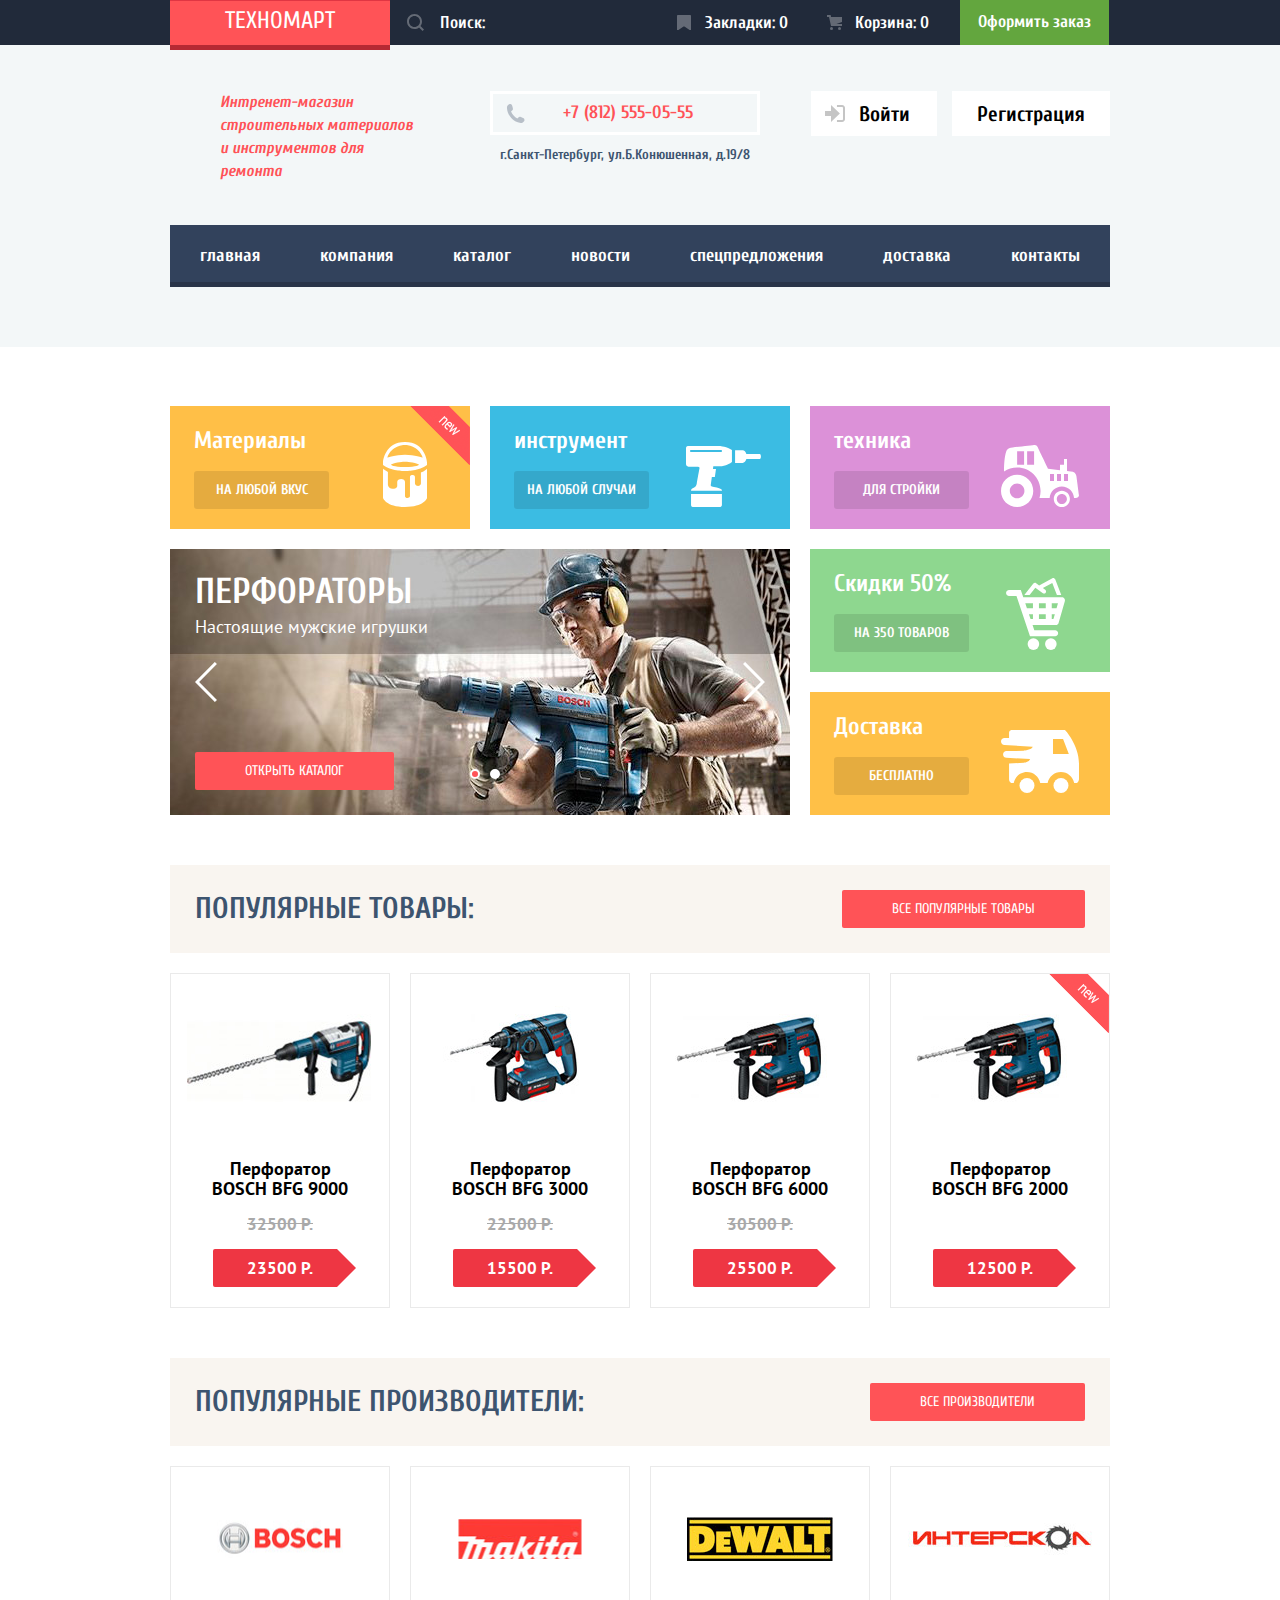
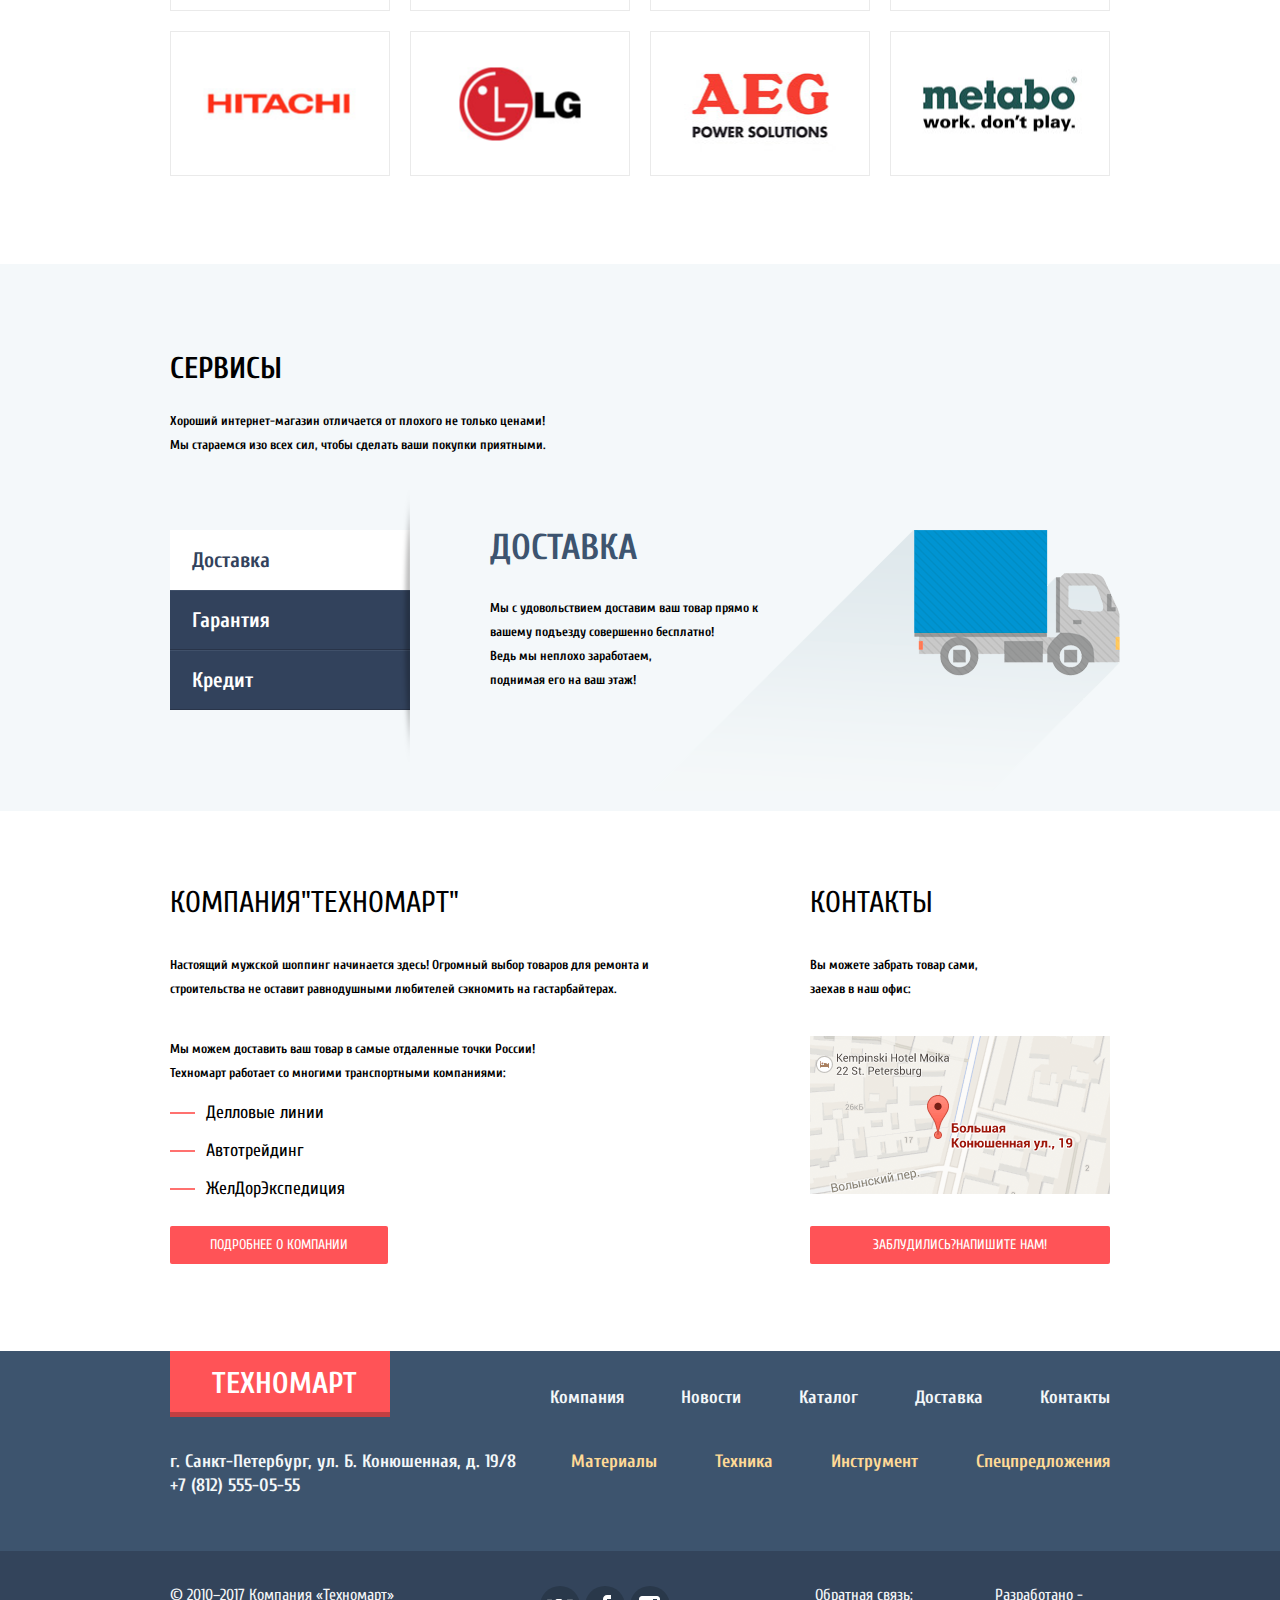
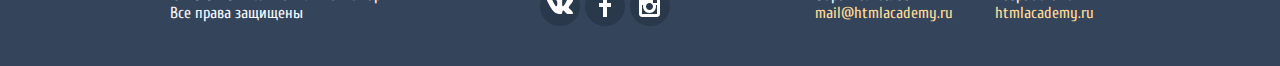
<file: index.html>
<!DOCTYPE html>
<html lang="ru">

  <head>
    <meta charset="UTF-8">
    <title>Интернет магазин Техномарт</title>
    <link href="https://fonts.googleapis.com/css?family=Cuprum:400,700&amp;subset=cyrillic" rel="stylesheet"> 
    <link href="https://fonts.googleapis.com/css?family=PT+Sans:400,700&amp;subset=cyrillic" rel="stylesheet"> 
    <link rel="stylesheet" href="css/normalize.css">
    <link rel="stylesheet" href="css/style.css">
    <meta name="description" content="интренет-магазин строительных материалов и инструментов для ремонта">
    <meta name="keywords" content="купить инструменты, купить дрель, купить перфоратор">
  </head>

  <body>

    <header>
      <div class="header-top">
        <div class="container">
          <a class="header-logo">техномарт</a>
          <div class="header-search">
            <input class="header-search-text" type="search" placeholder="поиск:">
            <svg><path fill="#FFFFFF" d="M17,15.586l-3.542-3.542C14.421,10.782,15,9.21,15,7.5C15,3.358,11.643,0,7.5,0C3.358,0,0,3.358,0,7.5C0,11.643,3.358,15,7.5,15c1.71,0,3.282-0.579,4.544-1.542L15.586,17L17,15.586z M2,7.5C2,4.467,4.467,2,7.5,2C10.532,2,13,4.467,13,7.5c0,3.032-2.468,5.5-5.5,5.5C4.467,13,2,10.532,2,7.5z"/></svg>
          </div>
          <a class="header-tab" href="#"><svg><path fill="#ffffff" d="M14,15c0,0.55-0.368,0.741-0.818,0.426l-5.363-3.765c-0.45-0.315-1.187-0.315-1.637,0l-5.364,3.765  C0.368,15.741,0,15.55,0,15V1c0-0.55,0.45-1,1-1h12c0.55,0,1,0.45,1,1V15z"/></svg>Закладки: <span class="header-tab-count">0</span>
          </a>
          <a class="cart" href="#">Корзина: <span class="cart-count">0</span>
          </a>
          <a class="make-order" href="#">Оформить заказ</a>
        </div>
      </div>

      <div class="header-middle">
        <div class="container">
          <h1 class="site-about">Интренет-магазин строительных материалов и инструментов для ремонта</h1>
          <div class="phone-address">
            <p class="phone">+7 (812) 555-05-55</p>
            <p class="address">г.Санкт-Петербург, ул.Б.Конюшенная, д.19/8</p>
          </div>
          <div class="user-login active">
            <a href="#" class="sign-login"><svg version="1.1" id="Layer_1" xmlns="http://www.w3.org/2000/svg" xmlns:xlink="http://www.w3.org/1999/xlink" x="0px" y="0px" width="20px" height="17px" viewBox="0 0 20 17" enable-background="new 0 0 20 17" xml:space="preserve"><g><polygon class="svg-icon" fill="#c5c5c5" points="14.875,8.5 6,0 6,6 0,6 0,11 6,11 6,17   "/></g><path class="svg-icon" fill="#c5c5c5" d="M16.986,15.01h-5.027V17h5.027c2.178,0,3.004-1.81,3.029-3.026V3.028C19.99,1.811,19.164,0,16.986,0h-5.027  v1.99h5.027c0.839,0,0.992,0.681,1.01,1.057v10.904C17.979,14.327,17.825,15.01,16.986,15.01z"/></svg>Войти</a>
            <a href="#" class="sign-in">Регистрация</a>
          </div>
          <div class="user">
            <div class="user-login-container">
              <a href="#" class="my_profile">Равшан Джамшутович</a>
              <button class="login-out" type="button"></button>
            </div>
            <a href="" class="my_orders">Мои заказы</a>
            <a href="" class="my_cabinet">Личный кабинет</a>
          </div>
        </div>


        <nav class="header-site-navigation container">
          <ul class="header-site-navigation-list">
            <li><a href="#">главная</a></li>
            <li><a href="#">компания</a></li>
            <li><a href="#">каталог</a></li>
            <li><a href="#">новости</a></li>
            <li><a href="#">спецпредложения</a></li>
            <li><a href="#">доставка</a></li>
            <li><a href="#">контакты</a></li>
            
          </ul>
        </nav>
      </div>
    </header>

    <main>
      <section class="catalog container">
        <h2 class="visually-hidden">Товары и услуги</h2>

        <div class="catalog-top">
          <div class="catalog-items materials new">
            <h3>Материалы</h3>
            <a class="catalog-button" href="#">на любой вкус</a>
          </div>
          <div class="catalog-items instrument">
            <h3>инструмент</h3>
            <a class="catalog-button" href="#">на любой случаи</a>
          </div>
          <div class="catalog-items technic">
            <h3>техника</h3>
            <a class="catalog-button" href="#">для стройки</a>
          </div>
        </div>
        
        <div class="catalog-bottom">
          <div class="sliders">
            <div class="container-label">
              <input class="visually-hidden" type="radio" name="sliders" value="sliders-1" id="sliders-1" checked>
              <label for="sliders-1"><span class="visually-hidden">1 слайд</span></label>
              <input class="visually-hidden" type="radio" name="sliders" value="sliders-2" id="sliders-2">
              <label for="sliders-2"><span class="visually-hidden">2 слайд</span></label>
            </div>
            <span class="back"></span>
            <span class="next"></span>
            <div class="slider slider-one active">
              <h3>перфораторы</h3>
              <p>Настоящие мужские игрушки</p>
              <a class="button" href="catalog.html">открыть каталог</a>
            </div>
            <div class="slider slider-two">
              <h3>дрели</h3>
              <p>Соседям на радость!</p>
              <a class="button" href="catalog.html">открыть каталог</a>
            </div>
          </div>

          <div class="catalog-container">
            <div class="catalog-items sale">
              <h3>Cкидки 50%</h3>
              <a class="catalog-button" href="#">на 350 товаров</a>
            </div>
            <div class="catalog-items delivery-promo">
              <h3>Доставка</h3>
              <a class="catalog-button" href="#">бесплатно</a>
            </div>
          </div>
        </div>
      </section>

      <section class="popular-product container">
        <div class="section-header">
          <h2 class="section-title">популярные товары:</h2>
          <a class="button" href="#">все популярные товары</a>
        </div>

        <ul class="popular-product-list">
          <li>
            <img src="img/BFG-9000.jpg" width="218" height="150" alt="Перфоратор Bosch bfg 9000">
            <h3 class="popular-product-name">Перфоратор BOSCH BFG 9000</h3>
            <p class="old_price">32500 р.</p>
            <p class="price">23500 Р.</p>
            <div class="buy">
              <a class="buy-product" href="#">купить</a>
              <button class="buy-add-tab" type="button">в закладки</button>
            </div>
          </li>
          <li>
            <img src="img/BFG-3000.jpg" width="218" height="150" alt="Перфоратор Bosch bfg 3000">
            <h3 class="popular-product-name">Перфоратор BOSCH BFG 3000</h3>
            <p class="old_price">22500 р.</p>
            <p class="price">15500 Р.</p>
            <div class="buy">
              <a class="buy-product" href="#">купить</a>
              <button class="buy-add-tab" type="button">в закладки</button>
            </div>
          </li>
          <li>
            <img src="img/BFG-6000.jpg" width="218" height="150" alt="Перфоратор Bosch bfg 6000">
            <h3 class="popular-product-name">Перфоратор BOSCH BFG 6000</h3>
            <p class="old_price">30500 р.</p>
            <p class="price">25500 Р.</p>
            <div class="buy">
              <a class="buy-product" href="#">купить</a>
              <button class="buy-add-tab" type="button">в закладки</button>
            </div>
          </li>
          <li class="new">
            <img src="img/BFG-2000.jpg" width="218" height="150" alt="Перфоратор Bosch bfg 2000">
            <h3 class="popular-product-name">Перфоратор BOSCH BFG 2000</h3>
            <p class="old_price"></p>
            <p class="price">12500 Р.</p>
            <div class="buy">
              <a class="buy-product" href="#">купить</a>
              <button class="buy-add-tab" type="button">в закладки</button>
            </div>
          </li>
        </ul>
      </section>

      <section class="popular-maker container">
        <div class="section-header">
          <h2 class="section-title">популярные производители:</h2>
          <a class="button" href="#">все производители</a>
        </div>

        <ul class="popular-maker-list">
          <li><a href="#"><img src="img/bosch.jpg" alt="bosch" width="126" height="37"></a></li>
          <li><a href="#"><img src="img/makita.jpg" alt="makita" width="123" height="40"></a></li>
          <li><a href="#"><img src="img/dewalt.jpg" alt="dewalt" width="146" height="44"></a></li>
          <li><a href="#"><img src="img/interskol.jpg" alt="интерскол" width="184" height="32"></a></li>
          <li><a href="#"><img src="img/hitachi.jpg" alt="hitachi" width="169" height="31"></a></li>
          <li><a href="#"><img src="img/lg.jpg" alt="lg" width="121" height="73"></a></li>
          <li><a href="#"><img src="img/aeg.jpg" alt="aeg" width="151" height="96"></a></li>
          <li><a href="#"><img src="img/metabo.jpg" alt="metabo" width="204" height="69"></a></li>
        </ul>
      </section>

      <section class="service">
        <div class="container">
          <h2 class="service-title">сервисы</h2> 
          <p class="service-text">Хороший интернет-магазин отличается от плохого не только ценами!<br>Мы стараемся изо всех сил, чтобы сделать ваши покупки приятными.</p>

          <ul class="service-list">
            <li>
              <input type="radio" name="service" value="delivery" id="delivery" checked>
              <label for="delivery">Доставка</label>
              <div class="service-delivery">
                <b>доставка</b>
                <p>Мы с удовольствием доставим ваш товар прямо к вашему подъезду совершенно бесплатно!<br>Ведь мы неплохо заработаем,<br>поднимая его на ваш этаж!</p>
              </div>
            </li>
            <li>
              <input type="radio" name="service" value="guarantee" id="guarantee">
              <label for="guarantee">Гарантия</label>
              <div class="service-guarantee">
                <b>гарантия</b>
                <p>Если купленный у нас товар поломается или заискрит, а также в случае пожара, спровоцированного его возгаранием, вы всегда можете быть уверены в нашей гарантии. Мы обменяем сгоревший товар на новый. Дом уж восстановите как-нибудь сами.</p>
              </div>
            </li>
            <li>
              <input type="radio" name="service" value="credit" id="credit">
              <label for="credit">Кредит</label>
              <div class="service-credit">
                <b>кредит</b>
                <p>Залезть в долговую яму стало проще!<br>Кредитные консультанты придут вам на помощь.</p>
                <a class="button credit" href="">отправить заявку</a>
              </div>
            </li>
          </ul>
        </div>
      </section>

      <section class="delivery container">
        <h2 class="visually-hidden">доставка</h2>
        <section class="delivery-company">
          <h3 class="visually-hidden">доставка транспорными компаниями</h3>
          <b class="delivery-title">компания"техномарт"</b>
          <p>Настоящий мужской шоппинг начинается здесь! Огромный выбор товаров для ремонта и cтроительства не оставит равнодушными любителей сэкномить на гастарбайтерах.</p>
          <p>Мы можем доставить ваш товар в самые отдаленные точки России!<br>Техномарт работает со многими транспортными компаниями: </p>
          <span class="delivery-partner">Делловые линии</span>
          <span class="delivery-partner">Автотрейдинг</span>
          <span class="delivery-partner">ЖелДорЭкспедиция</span>
          <a class="about-us button" href="#" >подробнее о компании</a>
        </section>

        <section class="contacts">
          <h3 class="visually-hidden">наш адрес для самостоятельного забора товара</h3>
          <b class="delivery-title">контакты</b>  
          <p>Вы можете забрать товар сами,<br>заехав в наш офис:</p>
          <button class="map" type="button"><img src="img/map_small.png" width="300" height="158" alt="наш адрес: Большая Конюшенная ул.19">
          <iframe src="https://www.google.com/maps/embed?pb=!1m18!1m12!1m3!1d1998.5989424124054!2d30.320894616180713!3d59.9387968690478!2m3!1f0!2f0!3f0!3m2!1i1024!2i768!4f13.1!3m3!1m2!1s0x4696310fca5ba729%3A0xea9c53d4493c879f!2z0JHQvtC70YzRiNCw0Y8g0JrQvtC90Y7RiNC10L3QvdCw0Y8g0YPQuy4sIDE5LCDQodCw0L3QutGCLdCf0LXRgtC10YDQsdGD0YDQsywgMTkxMTg2!5e0!3m2!1sru!2sru!4v1534483452597" width="300" height="158" frameborder="0" style="border:0" allowfullscreen></iframe></button>
          <button class="button-map" type="button">заблудились?напишите нам!</button>
        </section>
      </section>
    </main>

    <footer>
      <div class="footer-top">
        <div class="container">
          <div class="footer-top-left">
            <a class="logo-footer">техномарт</a>
            <p class="addres-company">г. Санкт-Петербург, ул. Б. Конюшенная, д. 19/8<br>+7 (812) 555-05-55</p>
          </div>

          <div class="footer-top-right">
            <ul class="footer-navigation-site">
              <li><a href="#">Компания</a></li>
              <li><a href="#">Новости</a></li>
              <li><a href="catalog.html">Каталог</a></li>
              <li><a href="#">Доставка</a></li>
              <li><a href="#">Контакты</a></li>
            </ul>
            
            <ul class="footer-products">
              <li><a href="#">Материалы</a></li>
              <li><a href="#">Техника</a></li>
              <li><a href="#">Инструмент</a></li>
              <li><a href="#">Спецпредложения</a></li>
            </ul>
          </div>
        </div>
      </div>

      <div class="footer-bottom">
        <div class="container">
          <p class="footer-copyrigt">© 2010–2017 Компания «Техномарт»<br>Все права защищены</p>

            <ul class="footer-social-list">
              <li>
                <a class="social-vk" href="#"><span class="visually-hidden">вконтакте</span></a>
              </li>
              <li>
                <a class="social-fb" href="#"><span class="visually-hidden">facebook</span></a>
              </li>
              <li>
                <a class="social-inst" href="#"><span class="visually-hidden">instagram</span></a>
              </li>
            </ul>
          
          <div class="footer-feedback-author">
            <p class="footer-feedback">Обратная связь: <span>mail@htmlacademy.ru</span></p><p class="footer-author">Разработано - <a href="#">htmlacademy.ru</a></p>
          </div>
        </div>
      </div>
    </footer>

    <div class="modal modal-byu">
      <span class="modal-byu-info">Товар добавлен в корзину!</span>
      <a class="modal-byu-order button" href="#">оформить заказ</a>
      <button class="button modal-byu-continue" type="button">продолжить покупки</button>
      <button class="close"><span class="visually-hidden">закрыть</span></button>
    </div>

    <div class="modal modal-letter">
      <form action="#" method="post">
        <h2 class="visually-hidden">Напишите нам</h2>
        <div class="letter-container">
          <label>Ваше имя: <input type="text" name="name" placeholder="Представьтесь, пожалуйста"></label>
          <label>Ваш e-mail: <input type="text" name="email" placeholder="Для отправки ответа"></label>
        </div>
        <label for="text">Текст письма: </label>
        <textarea name="text" id="text" rows="3" placeholder="В свободной форме"></textarea>
        <input type="submit" value="отправить">
        <button class="close"><span class="visually-hidden">закрыть</span></button>
      </form>
    </div>

    <div class="modal modal-map">
      <img src="img/map.png" alt="наш адрес: Большая Конюшенная ул.19" width="940" height="446">
      <iframe src="https://www.google.com/maps/embed?pb=!1m18!1m12!1m3!1d1998.5989424124068!2d30.320894616180716!3d59.93879686904777!2m3!1f0!2f0!3f0!3m2!1i1024!2i768!4f13.1!3m3!1m2!1s0x4696310fca5ba729%3A0xea9c53d4493c879f!2z0JHQvtC70YzRiNCw0Y8g0JrQvtC90Y7RiNC10L3QvdCw0Y8g0YPQuy4sIDE5LCDQodCw0L3QutGCLdCf0LXRgtC10YDQsdGD0YDQsywgMTkxMTg2!5e0!3m2!1sru!2sru!4v1534396245246" width="940" height="446" frameborder="0" style="border:0" allowfullscreen></iframe>
      <button class="close"><span class="visually-hidden">закрыть</span></button>
    </div>
  
    <script src="script.js"></script>
  </body>
</html>
</file>
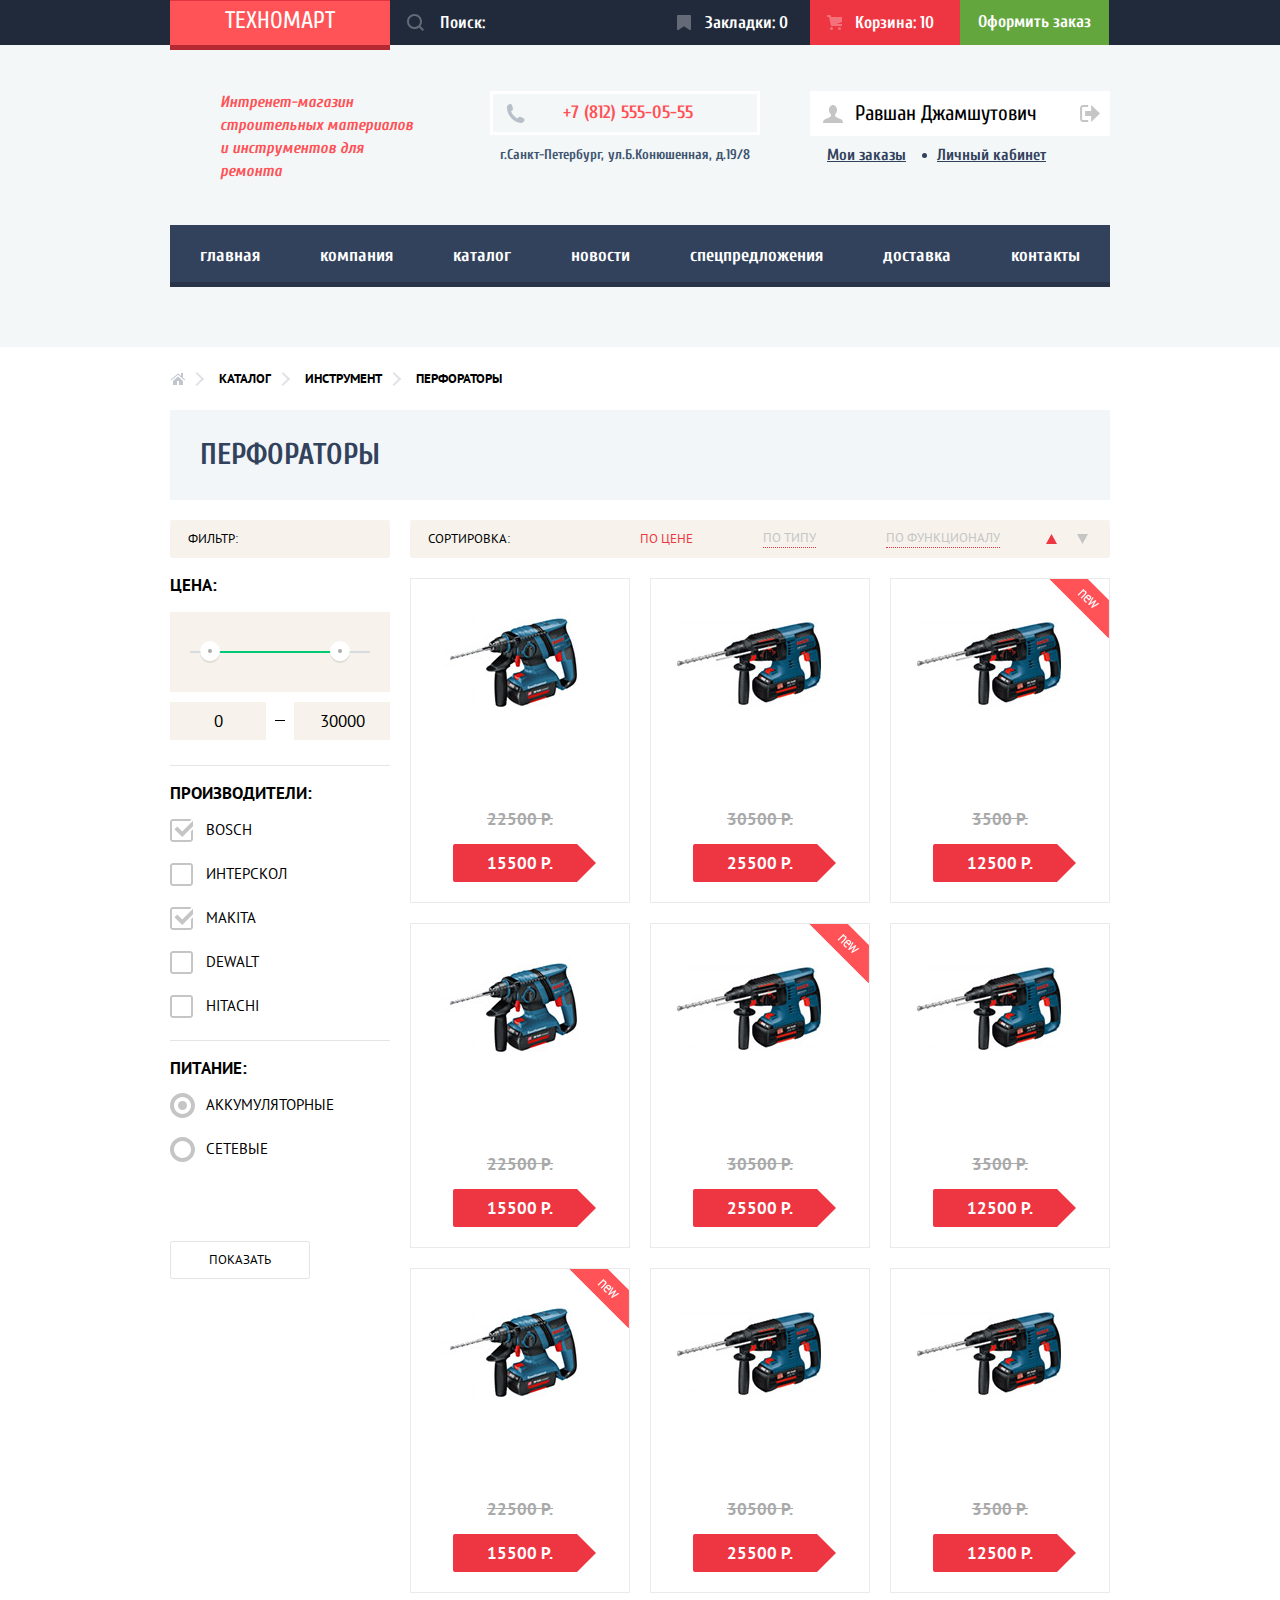
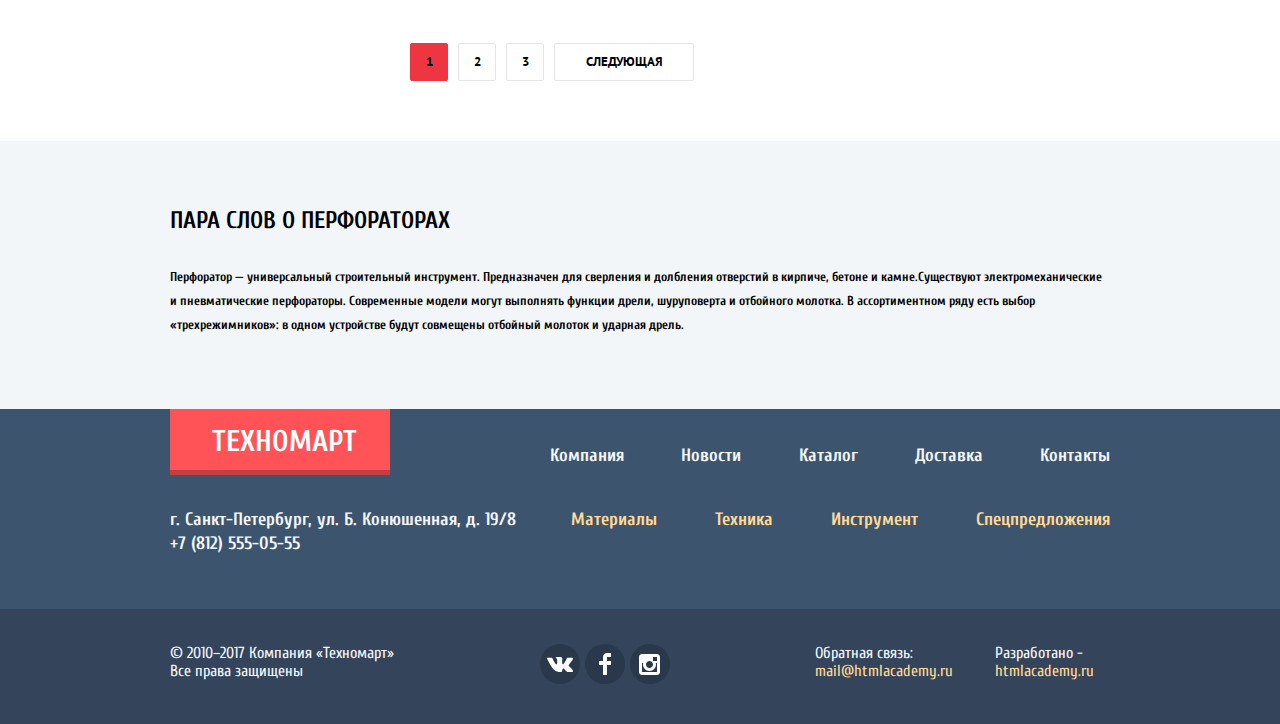
<file: catalog.html>
<!DOCTYPE html>
<html lang="ru">

  <head>
    <meta charset="UTF-8">
    <title>Каталог товаров Техномарт</title>
    <link href="https://fonts.googleapis.com/css?family=Cuprum:400,700&amp;subset=cyrillic" rel="stylesheet"> 
    <link href="https://fonts.googleapis.com/css?family=PT+Sans:400,700&amp;subset=cyrillic" rel="stylesheet"> 
    <link rel="stylesheet" href="css/normalize.css">
    <link rel="stylesheet" href="css/style.css">
    <meta name="description" content="Каталог интернет магазина Техномарт строительных материалов и инструментов для ремонта">
    <meta name="keywords" content="купить инструменты, купить дрель, купить перфоратор">
  </head>

  <body class="inner-page">

    <header>
      <div class="header-top">
        <div class="container">
          <a class="header-logo" href="index.html">техномарт</a>
          <div class="header-search">
            <input class="header-search-text" type="search" placeholder="поиск:">
            <svg><path fill="#FFFFFF" d="M17,15.586l-3.542-3.542C14.421,10.782,15,9.21,15,7.5C15,3.358,11.643,0,7.5,0C3.358,0,0,3.358,0,7.5C0,11.643,3.358,15,7.5,15c1.71,0,3.282-0.579,4.544-1.542L15.586,17L17,15.586z M2,7.5C2,4.467,4.467,2,7.5,2C10.532,2,13,4.467,13,7.5c0,3.032-2.468,5.5-5.5,5.5C4.467,13,2,10.532,2,7.5z"/></svg>
          </div>
          <a class="header-tab" href="#"><svg><path fill="#ffffff" d="M14,15c0,0.55-0.368,0.741-0.818,0.426l-5.363-3.765c-0.45-0.315-1.187-0.315-1.637,0l-5.364,3.765  C0.368,15.741,0,15.55,0,15V1c0-0.55,0.45-1,1-1h12c0.55,0,1,0.45,1,1V15z"/></svg>Закладки: <span class="header-tab-count">0</span>
          </a>
          <a class="cart cart-add" href="#">Корзина: <span class="cart-count">10</span>
          </a>
          <a class="make-order" href="#">Оформить заказ</a>
        </div>
      </div>

      <div class="header-middle">
        <div class="container">
          <h1 class="site-about">Интренет-магазин строительных материалов и инструментов для ремонта</h1>
          <div class="phone-address">
            <p class="phone">+7 (812) 555-05-55</p>
            <p class="address">г.Санкт-Петербург, ул.Б.Конюшенная, д.19/8</p>
          </div>
          <div class="user-login">
            <a href="#" class="sign-login"><svg version="1.1" id="Layer_1" xmlns="http://www.w3.org/2000/svg" xmlns:xlink="http://www.w3.org/1999/xlink" x="0px" y="0px" width="20px" height="17px" viewBox="0 0 20 17" enable-background="new 0 0 20 17" xml:space="preserve"><g><polygon class="svg-icon" fill="#c5c5c5" points="14.875,8.5 6,0 6,6 0,6 0,11 6,11 6,17   "/></g><path class="svg-icon" fill="#c5c5c5" d="M16.986,15.01h-5.027V17h5.027c2.178,0,3.004-1.81,3.029-3.026V3.028C19.99,1.811,19.164,0,16.986,0h-5.027  v1.99h5.027c0.839,0,0.992,0.681,1.01,1.057v10.904C17.979,14.327,17.825,15.01,16.986,15.01z"/></svg>Войти</a>
            <a href="#" class="sign-in">Регистрация</a>
          </div>
          <div class="user active">
            <div class="user-login-container">
              <a href="#" class="my_profile">Равшан Джамшутович</a>
              <button class="login-out" type="button"></button>
            </div>
            <a href="" class="my_orders">Мои заказы</a>
            <a href="" class="my_cabinet">Личный кабинет</a>
          </div>
        </div>


        <nav class="header-site-navigation container">
          <ul class="header-site-navigation-list">
            <li><a href="index.html">главная</a></li>
            <li><a href="#">компания</a></li>
            <li><a href="#">каталог</a></li>
            <li><a href="#">новости</a></li>
            <li><a href="#">спецпредложения</a></li>
            <li><a href="#">доставка</a></li>
            <li><a href="#">контакты</a></li>
            
          </ul>
        </nav>
      </div>
    </header>

    <main>
      <div class="container">
        <ul class="headcrambs">
          <li><a href="index.html"></a></li>
          <li><a href="#">каталог</a></li>
          <li><a href="#">инструмент</a></li>
          <li><a>перфораторы</a></li>
        </ul>

        <h2 class="page-title">Перфораторы</h2>
        
        <div class="page-container">
          <form class="filters" action="#" method="get">
            <h3>Фильтр:</h3>

            <fieldset class="filters-cost">
              <legend>цена:</legend>
              <div class="bar-container">
                <div class="bar">
                  <div class="scale"></div>
                  <div class="toogle toogle-min"></div>
                  <div class="toogle toogle-max"></div>
                </div>
              </div>
              <input class="filters-price price-min" type="text" value="0">
              <span>-</span>
              <input class="filters-price price-max" type="text" value="30000">
            </fieldset>

            <fieldset class="filters-maker">
              <legend>производители:</legend>
              <input class="visually-hidden" type="checkbox" name="maker" value="bosch" id="bosch" checked>
              <label for="bosch">bosch</label>
              <input class="visually-hidden" type="checkbox" name="maker" value="interskol" id="interskol">
              <label for="interskol">интерскол</label>
              <input class="visually-hidden" type="checkbox" name="maker" value="makita" id="makita" checked>
              <label for="makita">makita</label>
              <input class="visually-hidden" type="checkbox" name="maker" value="dewalt" id="dewalt">
              <label for="dewalt">dewalt</label>
              <input class="visually-hidden" type="checkbox" name="maker" value="hitachi" id="hitachi">
              <label for="hitachi">hitachi</label>
            </fieldset>

            <fieldset class="filters-power">
              <legend>питание:</legend>
              <input class="visually-hidden" type="radio" name="power" value="accumulator" id="accumulator" checked>
              <label for="accumulator">аккумуляторные</label>
              <input class="visually-hidden" type="radio" name="power" value="220v" id="220v">
              <label for="220v">сетевые</label>
            </fieldset>

            <input type="submit" class="filter-submit" value="показать">
          </form>

          <div class="left-column">
            <section class="sort">
              <h2 class="visually-hidden">сортировка товара</h2>
              <span>сортировка:</span>
              <button class="sort-cost sort-btn sort-active" type="button">по цене</button>
              <button class="sort-type sort-btn" type="button">по типу</button>
              <button class="sort-function sort-btn" type="button">по функционалу</button>
              <button class="sort-up sort-active-ub" type="button"><span class="visually-hidden">снизу-вверх</span></button>
              <button class="sort-bottom" type="button"><span class="visually-hidden">сверху-вниз</span></button>
            </section>

            <section class="catalog">
              <h2 class="visually-hidden">отсортированные товары</h2>

              <ul class="catalog-list">
                <li>
                  <img src="img/BFG-3000.jpg" width="218" height="150" alt="Перфоратор Bosch bfg 3000">
                  <h3 class="popular-product-name">Перфоратор BOSCH BFG 3000</h3>
                  <p class="old_price active">22500 р.</p>
                  <p class="price">15500 Р.</p>
                  <div class="buy">
                    <a class="buy-product" href="#">купить</a>
                    <button class="buy-add-tab" type="button">в закладки</button>
                  </div>
                </li>
                <li>
                  <img src="img/BFG-6000.jpg" width="218" height="150" alt="Перфоратор Bosch bfg 6000">
                  <h3 class="popular-product-name">Перфоратор BOSCH BFG 6000</h3>
                  <p class="old_price active">30500 р.</p>
                  <p class="price">25500 Р.</p>
                  <div class="buy">
                    <a class="buy-product" href="#">купить</a>
                    <button class="buy-add-tab" type="button">в закладки</button>
                  </div>
                </li>
                <li class="new">
                  <img src="img/BFG-2000.jpg" width="218" height="150" alt="Перфоратор Bosch bfg 2000">
                  <h3 class="popular-product-name">Перфоратор BOSCH BFG 2000</h3>
                  <p class="old_price">3500 р.</p>
                  <p class="price">12500 Р.</p>
                  <div class="buy">
                    <a class="buy-product" href="#">купить</a>
                    <button class="buy-add-tab" type="button">в закладки</button>
                  </div>
                </li>
                <li>
                  <img src="img/BFG-3000.jpg" width="218" height="150" alt="Перфоратор Bosch bfg 3000">
                  <h3 class="popular-product-name">Перфоратор BOSCH BFG 3000</h3>
                  <p class="old_price active">22500 р.</p>
                  <p class="price">15500 Р.</p>
                  <div class="buy">
                    <a class="buy-product" href="#">купить</a>
                    <button class="buy-add-tab" type="button">в закладки</button>
                  </div>
                </li>
                <li class="new">
                  <img src="img/BFG-6000.jpg" width="218" height="150" alt="Перфоратор Bosch bfg 6000">
                  <h3 class="popular-product-name">Перфоратор BOSCH BFG 6000</h3>
                  <p class="old_price active">30500 р.</p>
                  <p class="price">25500 Р.</p>
                  <div class="buy">
                    <a class="buy-product" href="#">купить</a>
                    <button class="buy-add-tab" type="button">в закладки</button>
                  </div>
                </li>
                <li>
                  <img src="img/BFG-2000.jpg" width="218" height="150" alt="Перфоратор Bosch bfg 2000">
                  <h3 class="popular-product-name">Перфоратор BOSCH BFG 2000</h3>
                  <p class="old_price">3500 р.</p>
                  <p class="price">12500 Р.</p>
                  <div class="buy">
                    <a class="buy-product" href="#">купить</a>
                    <button class="buy-add-tab" type="button">в закладки</button>
                  </div>
                </li>
                <li class="new">
                  <img src="img/BFG-3000.jpg" width="218" height="150" alt="Перфоратор Bosch bfg 3000">
                  <h3 class="popular-product-name">Перфоратор BOSCH BFG 3000</h3>
                  <p class="old_price active">22500 р.</p>
                  <p class="price">15500 Р.</p>
                  <div class="buy">
                    <a class="buy-product" href="#">купить</a>
                    <button class="buy-add-tab" type="button">в закладки</button>
                  </div>
                </li>
                <li>
                  <img src="img/BFG-6000.jpg" width="218" height="150" alt="Перфоратор Bosch bfg 6000">
                  <h3 class="popular-product-name">Перфоратор BOSCH BFG 6000</h3>
                  <p class="old_price active">30500 р.</p>
                  <p class="price">25500 Р.</p>
                  <div class="buy">
                    <a class="buy-product" href="#">купить</a>
                    <button class="buy-add-tab" type="button">в закладки</button>
                  </div>
                </li>
                <li>
                  <img src="img/BFG-2000.jpg" width="218" height="150" alt="Перфоратор Bosch bfg 2000">
                  <h3 class="popular-product-name">Перфоратор BOSCH BFG 2000</h3>
                  <p class="old_price">3500 р.</p>
                  <p class="price">12500 Р.</p>
                  <div class="buy">
                    <a class="buy-product" href="#">купить</a>
                    <button class="buy-add-tab" type="button">в закладки</button>
                  </div>
                </li>
              </ul>
            </section>

            <ul class="pagination-list">
              <li><a class="pagination-current">1</a></li>
              <li><a href="#">2</a></li>
              <li><a href="#">3</a></li>
              <li><a class="next" href="#">следующая</a></li>
            </ul>
          </div>
        </div>

      </div>


    <div class="catalog-about">
      <div class="container">
        <h2>пара слов о перфораторах</h2>
        <p>Перфоратор — универсальный строительный инструмент. Предназначен для сверления и долбления отверстий в кирпиче, бетоне и камне.Существуют электромеханические и пневматические перфораторы. Современные модели могут выполнять функции дрели, шуруповерта и отбойного молотка. В ассортиментном ряду есть выбор «трехрежимников»: в одном устройстве будут совмещены отбойный молоток и ударная дрель.</p>
      </div>
    </div>

    </main>

    <footer>
      <div class="footer-top">
        <div class="container">
          <div class="footer-top-left">
            <a class="logo-footer">техномарт</a>
            <p class="addres-company">г. Санкт-Петербург, ул. Б. Конюшенная, д. 19/8<br>+7 (812) 555-05-55</p>
          </div>

          <div class="footer-top-right">
            <ul class="footer-navigation-site">
              <li><a href="#">Компания</a></li>
              <li><a href="#">Новости</a></li>
              <li><a href="catalog.html">Каталог</a></li>
              <li><a href="#">Доставка</a></li>
              <li><a href="#">Контакты</a></li>
            </ul>
            
            <ul class="footer-products">
              <li><a href="#">Материалы</a></li>
              <li><a href="#">Техника</a></li>
              <li><a href="#">Инструмент</a></li>
              <li><a href="#">Спецпредложения</a></li>
            </ul>
          </div>
        </div>
      </div>

      <div class="footer-bottom">
        <div class="container">
          <p class="footer-copyrigt">© 2010–2017 Компания «Техномарт»<br>Все права защищены</p>

            <ul class="footer-social-list">
              <li>
                <a class="social-vk" href="#"><span class="visually-hidden">вконтакте</span></a>
              </li>
              <li>
                <a class="social-fb" href="#"><span class="visually-hidden">facebook</span></a>
              </li>
              <li>
                <a class="social-inst" href="#"><span class="visually-hidden">instagram</span></a>
              </li>
            </ul>
          
          <div class="footer-feedback-author">
            <p class="footer-feedback">Обратная связь: <span>mail@htmlacademy.ru</span></p><p class="footer-author">Разработано - <a href="#">htmlacademy.ru</a></p>
          </div>
        </div>
      </div>
    </footer>

    <div class="modal modal-byu">
      <span class="modal-byu-info">Товар добавлен в корзину!</span>
      <a class="modal-byu-order button" href="#">оформить заказ</a>
      <button class="button modal-byu-continue" type="button">продолжить покупки</button>
      <button class="close"><span class="visually-hidden">закрыть</span></button>
    </div>

    <script src="script1.js"></script>
  </body>
</html>
</file>
<file: css/style.css>
body {
  padding: 0;
  margin: 0;
  min-width: 940px;
  box-sizing: border-box;

  font-family: "Cuprum", "Arial Black", sans-serif;
  font-size: 18px;
  line-height: 20px;
  color: #000;
  font-weight: bold;

  background-color: #fff;
}

*, *::before, *::after {
  box-sizing: inherit;
}

a {
  text-decoration: none;
}

a.button {
  display: inline-block;

  padding: 10px  50px;

  font-size: 14px;
  line-height: 18px;
  text-transform: uppercase;
  font-weight: normal;
  color: #fff;

  background-color: #ff5357;
  border-radius: 2px;
}

a.button:hover,
a.button:focus {
  background-color: #ca2c37;
  outline: none;
}

a.button:active {
  background-color: #ba2732;
}

img {
  max-width: 100%;
  height: auto;
}

.visually-hidden:not(:focus):not(:active) {
  position: absolute;

  width: 1px;
  height: 1px;
  margin: -1px;
  border: 0;
  padding: 0;

  white-space: nowrap;

  clip-path: inset(100%);
  clip: rect(0 0 0 0);
  overflow: hidden;
}

.container {
  width: 960px;
  margin: 0 auto;
  padding: 0;
  padding-left: 10px;
  padding-right: 10px;
}

.header-top{
  background-color: #293449;
}

.header-top:hover {
  background-color: #212a3a;
}

.header-top .container{
  display: flex;
}

.header-logo {
  position: relative;

  width: 220px;
  padding: 55px;
  padding-top: 8px;
  padding-bottom: 9px;

  font: inherit;
  font-weight: normal;
  font-size: 24px;
  line-height: 24px;
  color: #fff;
  text-transform: uppercase;

  background-color: #ff5357;
  border-top: 1px solid #e03643;
}

.header-logo::after {
  content: '';

  position: absolute;
  bottom: -5px;
  left: 0;

  width: 220px;
  height: 5px;

  background-color: #b52933;
}

.header-logo[href]:hover,
.header-logo[href]:focus {
  background-color: #ca2c37;
  outline: none;
}

.header-logo[href]:hover::after,
.header-logo[href]:focus::after{
  background-color: #9a212a;
}

.header-logo[href]:active {
  background-color: #ba2732;
}

.header-logo[href]:active::after{
  background-color: #8e1e26;
}

.header-search{
  position: relative;
}

.header-search-text {
  width: 270px;
  height: 100%;
  padding-left: 50px;
  padding-right: 10px;
  padding-top: 12.5px;
  padding-bottom: 12.5px;

  font:inherit;
  font-size: 17px;
  line-height: 17px;

  border: none;
  background-color: transparent;
}

.header-search-text::-webkit-input-placeholder {
  color:#fff;
  opacity: 1;
  text-transform: capitalize;
}

.header-search-text::-moz-placeholder {
  color:#fff;
  opacity: 1;
  text-transform: capitalize;
}

.header-search-text:-ms-input-placeholder {
  color:#fff;
  opacity: 1;
  text-transform: capitalize;
}

.header-search svg{
  position: absolute;
  top:50%;
  left: 17px;

  width: 17px;
  height: 17px;
  margin-top: -8.5px;

}

.header-search path{
  opacity: 0.3;
}

.header-search:hover path{
  opacity: 1;
}

.header-search-text:focus {
  color: #000;

  background-color: #fff;
  outline: none;
}

.header-search-text:focus + svg path {
  fill: #ee3643;
  opacity: 1;
}

.header-tab,
.cart {
  position: relative;

  width: 150px;
  padding-left: 45px;
  padding-right: 5px;
  padding-top: 12.5px;
  padding-bottom: 12.5px;

  font:inherit;
  font-size: 17px;
  color: #fff;
}

.header-tab svg{
  position: absolute;
  top: 50%;
}

.cart::before {
  content: '';

  position: absolute;
  top: 50%;
  left: 17px;

  width: 15px;
  height: 15px;
  margin-top: -8px;

  background-image: url("../img/cart-opacity.svg");
  background-repeat: no-repeat;
  background-position: 0 0;
}

.header-tab svg {
  left: 17px;

  width: 15px;
  height: 15px;
  margin-top: -7.5px;

  opacity: .3;
}

.header-tab:active,
.cart:active {
  color: rgba(255,255,255,.6);

  background-color: #161d29;
}

.header-tab:hover svg,
.header-tab:focus svg {
  opacity: 1;
}

.header-tab:active svg {
  opacity: 0.3;
}

.cart:hover::before,
.cart:focus::before {
  background-image: url("../img/cart.svg");
}

.cart:active::before {
  background-image: url("../img/cart-opacity.svg");
}

.cart-add {
  background-color: #ee3643;
}

.make-order {
  padding: 12.5px 18px ;

  font:inherit;
  font-size: 17px;
  line-height: 17px;
  color: #fff;

  background-color: #63a63e;
}

.make-order:hover,
.make-order:focus {
  background-color: #5fbb2d;
  outline: none;
}

.make-order:active {
  color: rgba(255,255,255,.51);

  background-color: #518534;
}

.header-middle {
  padding-top: 46px;
  padding-bottom: 60px;

  background-color: #f3f7f8;
}

.header-middle .container:first-child {
  display: flex;
}

.site-about {
  width: 320px;
  margin: 0;
  padding-left: 50px;
  padding-right: 70px;

  font-size: 16px;
  line-height: 23px;
  font-style: italic;
  color: #ff5257;
}

.phone {
  width: 270px;
  margin: 0;
  padding-left: 70px;
  padding-right: 50px;
  padding-top: 9px;
  padding-bottom: 9px;

  color: #ff5257;

  border: 3px solid #fff;
  background-image: url("../img/icon-phone.svg");
  background-repeat: no-repeat;
  background-position: 13px 10px ;
  background-size: 19px;
}

.address{
  margin: 0;
  margin-top: 8px;
  padding-left: 10px;

  font-size: 14px;
  line-height: 24px;
  color: #3d546f;
}

.user-login {
  display: none;
  margin-left: auto;
}

.sign-login {
  position: relative;

  display: inline-block;
  padding: 13.5px;
  padding-right: 27px;
  padding-left: 48px;
  margin-left: 10px;

  font:inherit;
  font-size: 21px;
  line-height: 18px;
  color: #000;

  background-color: #fff;
}

.sign-login svg {
  position: absolute;
  top: 50%;
  left: 14px;

  width: 20px;
  height: 17px;
  margin-top: -8.5px;
}

.sign-in {
  display: inline-block;
  padding: 13.5px 25px;
  margin-left: 10px;

  font:inherit;
  font-size: 21px;
  line-height: 18px;
  color: #000;

  background-color: #fff;
}

.sign-login:hover,
.sign-login:focus,
.sign-in:hover,
.sign-in:focus {
  color: #ee3643;
}

.sign-login:hover .svg-icon,
.sign-login:focus .svg-icon {
  fill: #ee3643;
}

.sign-login:active .svg-icon {
  fill: #c5c5c5;
}

.sign-login:active,
.sign-in:active {
  color: rgba(0,0,0,.3);
}

.user {
  display: none;
  margin-left: auto;
  font-size: 0;
}

.user-login-container {
  position: relative;

  width: 300px;
  background-color: #fff;
}

.my_profile {
  position: relative;

  display: inline-block;
  width: 260px;
  padding: 12px;
  padding-left: 45px;
  padding-right: 5px;

  font:inherit;
  font-size: 21px; 
  line-height: 21px;
  color: #000;
  font-weight: normal;
}

.my_profile::before {
  content: '';

  position: absolute;
  top: 50%;
  left: 13px;

  width: 20px;
  height: 18px;
  margin-top: -9px;

  background-image: url('../img/icon-user.svg');
  background-repeat: no-repeat;
  background-position: 0 0;
}

.login-out {
  position: absolute;
  top: 50%;
  right: 10px;

  width: 21px;
  height: 17px;
  margin-top: -8.5px;

  border: none;
  background-color: transparent;
  background-image: url('../img/icon-logout.svg');
  background-repeat: no-repeat;
  background-position: 0 0;

  cursor: pointer;
}

.user-login-container:focus {
  outline: none;
}

.user-login-container:hover .my_profile::before,
.user-login-container:focus .my_profile::before {
  background-image: url('../img/icon-user-hover.svg');
}

.user-login-container:hover .login-out,
.user-login-container:focus .login-out {
  background-image: url('../img/icon-logout-hover.svg');
}

.my_profile:active,
.login-out:active {
  opacity: .3;
}

.my_orders,
.my_cabinet {
  display: inline-block;
  margin-top: 9px;

  font:inherit;
  font-size: 16px;
  text-decoration: underline;
  color: #32425c;
}

.my_orders {
  margin-left: 17px;
}

.my_cabinet {
  position: relative;

  margin-left: 31px;
}

.my_cabinet::before {
  content: '';

  position: absolute;
  top: 50%;
  left: -15px;

  width: 5px;
  height: 5px;
  margin-top: -2.5px;

  background-color: #32425c;
  border-radius: 50%;

  cursor: none;
}

.my_orders:hover,
.my_orders:focus,
.my_cabinet:hover,
.my_cabinet:focus {
  outline: none;
  color: #ee3643;
}

.my_orders:active,
.my_cabinet:active {
  color: rgba(50,66,92,.3);
}

.header-site-navigation{
  margin-top: 42px;
}

.header-site-navigation-list {
  display: flex;
  flex-wrap: wrap;
  justify-content: space-around;

  margin: 0;
  padding: 0;

  background-color: #32425c;
  box-shadow: inset 0px -5px 0 0 #293449;
  list-style: none;
}

.header-site-navigation-list a{
  display: inline-block;

  padding: 21px 15px;
  font: inherit;
  color: #fff;
}

.header-site-navigation-list a:hover,
.header-site-navigation-list a:focus {
  background-color: #293449;
  outline: none;
}

.header-site-navigation-list a:active {
  color: rgba(255,255,255,.5);
}
.catalog {
  margin-top: 59px;
}

.catalog-top {
  display: flex;
  justify-content: space-between;
}

.catalog-items {
  position: relative;

  width: 300px;
  min-height: 123px;
  padding: 20px;
  padding-left: 24px;
  padding-right: 115px;

  background-repeat: no-repeat;
}

.new::before {
  content: '';

  position: absolute;
  top: 0;
  right: 0;
  z-index: 10;

  width: 60px;
  height: 60px;

  background-image: url("../img/new_flag.png");
  background-repeat: no-repeat;
  background-position: 0 0;
}

.catalog h3 {
  padding: 0;
  margin: 0;

  font-size: 24px;
  line-height: 30px;
  font-weight: bold;
  color: #fff;
}

.catalog-button{
  display: block;

  width: 135px;
  padding: 9px;
  margin-top: 15px;

  font:inherit;
  font-size: 14px;
  text-transform: uppercase;
  color: #fff;
  text-align: center;

  background-color: rgba(0,0,0,.1);
  border-radius: 3px;
}

.catalog-button:hover,
.catalog-button:focus {
  background-color: rgba(0,0,0,.2);
}

.catalog-button:active {
  background-color: rgba(0,0,0,.3);
}

.materials {
  background-color: #ffbf47;
  background-image: url("../img/icon-1.svg");
  background-position: right 43px bottom 22px;
}

.instrument {
  background-color: #3bbce3;
  background-image: url("../img/icon-2.svg");
  background-position: right 29px bottom 22px;
}

.technic {
  background-color: #dc91d8;
  background-image: url("../img/icon-3.svg");
  background-position: right 31px bottom 22px;
}

.catalog-bottom {
  display: flex;
  justify-content: space-between;

  margin-top: 20px;
}

.sliders {
  position: relative;

  width: 620px;
  height: 266px;

  overflow: hidden;
}

.container-label {
  position: absolute;
  bottom: 36px;
  left: 50%;
  z-index: 2;

  width: 70px;
  height: 10px;
  margin-left: -35px;

  font-size: 0;
  text-align: center;
}

.sliders input {
  position: absolute;
  left: -1000px;
  opacity: 0;
}

.sliders label {
  display: inline-block;

  width: 10px;
  height: 10px;
  margin-left: 10px;

  border: 2px solid #fff;
  border-radius: 50%;
  background-color: #fff;

  cursor: pointer;
}

#sliders-1:checked + label {
  background-color: #ff5357;
}

#sliders-2:checked + label {
  background-color: #ff5357;
}

.sliders span{
  position: absolute;

  top:50%;
  z-index: 3;

  width: 22px;
  height: 40px;
  margin-top: -20px;


  background-repeat: no-repeat;
  background-position: 0 0;

  cursor: pointer;
}

.back {
  left: 25px;
  background-image: url("../img/icon-left.svg");
}

.next {
  right:25px;
  background-image: url("../img/icon-right.svg");
}

.sliders h3{
  font-size: 36px;
  line-height: 36px;
  font-weight: bold;
  text-transform: uppercase;
}

.sliders p{
  margin: 0;
  margin-top: 5px;

  font-family: "PT Sans", serif;
  font-weight: normal;
  font-size: 18px;
  line-height: 24px;
  color: #fff;
}

.slider a {
  position: absolute;
  bottom: 25px;
  left: 25px;
}

.slider-one {
  position: absolute;
  top: 0;
  left: 0;

  display: none;
  width: 620px;
  height: 266px;
  padding: 25px;

  background-image: url("../img/slider_ 1.jpg");
  background-position: 0 0;
  background-repeat: no-repeat;
}

.slider-two {
  position: absolute;
  top: 0;
  left: 0;

  display: none;
  width: 620px;
  height: 266px;
  padding: 25px;

  background-image: url("../img/slider_ 2.jpg");
  background-position: 0 0;
  background-repeat: no-repeat;
}

.sale {
  background-color: #8ed78f;
  background-image: url("../img/icon-4.svg");
  background-position: right 45px bottom 22px;
}

.delivery-promo{
  margin-top: 20px;

  background-color: #ffc047;
  background-image: url("../img/icon-5.svg");
  background-position: right 31px bottom 22px;
}

.popular-product {
  margin-top: 50px;
}

.section-header {
  display: flex;
  justify-content: space-between;
  align-items: center;

  padding: 25px;

  background-color: #f9f5f0;
}

.section-title {
  margin: 0;

  font-size: 30px;
  line-height: 30px;
  text-transform: uppercase;
  color: #3d546f;
}

.popular-product-list {
  display: flex;
  flex-wrap: wrap;

  margin: 0;
  padding: 0;
  margin-left: -20px;

  list-style: none;
}

.popular-product-list li{
  position: relative;

  width: 220px;
  margin: 0;
  padding: 0;
  margin-left: 20px;
  margin-top: 20px;

  border: 1px solid #eaeaea;
}

.popular-product-name {
  margin: 0;
  margin-top: 30px;
  padding: 0 30px;

  font-family: "PT Sans", serif;
  font-weight: bold;
  font-size: 18px;
  line-height: 20px;
  color: #000;
  text-align: center;
}

.old_price {
  margin: 0;
  margin: 16px;
  padding: 0 30px;
  min-height: 18px;


 font-family: "PT Sans", serif;
  font-weight: bold;
  font-size: 17px;
  line-height: 18px;
  color: #a9a9a9;
  text-align: center;
  text-decoration: line-through;
  text-transform: uppercase;
}

.price{
  position: relative;

  margin: 0;
  margin-top: 13px;
  margin-left: 42px;
  margin-right: 42px;
  margin-bottom: 20px;
  padding: 10px;

  font-family: "PT Sans", serif;
  font-weight: bold;
  font-size: 17px;
  line-height: 18px;
  color: #fff;
  text-align: center;
  text-transform: uppercase;

  background-color: #ee3643;
  border-radius: 2px;
}

.price::after {
  content: '';

  position: absolute;
  top: 0;
  right: -28px;

  width: 38px;
  height: 38px;

  border: 19px solid #fff;
  border-left-color: #ee3643;

}

.buy {
  position: absolute;
  top: 0;
  left: 0;
  z-index: 1;

  display: none;
  width: 218px;
  height: 150px;

  background-color: #fff;
  
}

.popular-product-list li:hover,
.popular-product-list li:focus {
  box-shadow: 0 10px 25px 0 rgba(41,52,73,.5);
}

.popular-product-list li:hover .buy,
.popular-product-list li:focus .buy {
  display: block;
  outline: none;
}

.buy-product {
  position: absolute;
  top: 45px;
  left: 50%;

  display: block;
  padding: 11px 30px;
  width: 135px;

  font: inherit;
  font-size: 14px;
  line-height: 16px;
  text-align: center;
  color: #fff;
  text-transform: uppercase;

  background-color: #63a63e;
  border-radius: 2px;
  box-shadow: inset 0 -3px 0 0 #367315;
  
  transform: translateX(-50%);
}

.buy-product::before {
  content: '';

  position: absolute;
  top: 50%;
  left: 12px;

  width: 15px;
  height: 15px;
  margin-top: -7.5px;

  background-image: url("../img/cart-opacity.svg");
  background-position: 0 0;
  background-repeat: no-repeat;
}

.buy-product:hover,
.buy-product:focus {
  outline: none;
  background-color: #5fbb2d;
}

.buy-product:hover::before,
.buy-product:focus::before {
  background-image: url("../img/cart.svg");
}

.buy-product:active {
  background-color: #518534;
  box-shadow: none;
}

.buy-add-tab {
  margin: 0;
  padding: 8px 30px;
  width: 135px;

  position: absolute;
  top: 90px;
  left: 50%;
  box-sizing: border-box;

  font-size: 14px;
  line-height: 16px;
  text-align: center;
  color: #32425c;
  text-transform: uppercase;

  border: 3px solid #63a63e;
  border-radius: 2px;
  background-color: transparent;

  transform: translateX(-50%);
}

.buy-add-tab:hover,
.buy-add-tab:focus {
  outline: none;
  border-color: #32425c;
}

.buy-add-tab:active {
  opacity: .3;
}

.popular-maker-header{
  display: fl
}

.popular-maker {
  margin-top: 50px;
}

.popular-maker-list {
  display: flex;
  flex-wrap: wrap;

  padding: 0;
  margin: 0;
  margin-left: -20px;

  list-style: none;
}

.popular-maker-list li{
padding: 0;
  margin: 0;
  margin-left: 20px;
  margin-top: 20px;
  width: 220px;
  height: 145px;

  border: 1px solid #eaeaea;
}

.popular-maker-list a {
  position: relative;

  display: block;
  width: 100%;
  height: 100%;
}

.popular-maker-list a:hover,
.popular-maker-list a:focus {
  outline: none;
  box-shadow: 0 10px 25px 0 rgba(41,52,73,.5);
}

.popular-maker-list a:active {
  box-shadow: 0 4px 10px 0 rgba(41,52,73,.5);
}

.popular-maker-list a:active img{
  opacity: .3;
}

.popular-maker-list img{
  position: absolute;
  top:50%;
  left: 50%;

  display: block;

  transform: translate(-50%,-50%);
}

.service {
  margin-top: 88px;
  padding-top: 65px;
  padding-bottom: 101px;

  background-color: #f4f8fa;
}

.service-title {
  font-size: 30px;
  line-height: 30px;
  text-transform: uppercase;
}

.service-text {
  padding: 0;
  margin: 0
  margin-top: 35px;

  font-size: 13px;
  line-height: 24px;
}

.service-list {
  position: relative;

  padding: 0;
  margin: 0;
  margin-top: 73px;
  width: 240px;

  list-style: none;
}

.service-list::after {
  content: "";

  position: absolute;
  top: -40px;
  right: 0;

  width: 10px;
  height: 272px;

  background-image: url("../img/shadow.png");
  background-position: 0 0;
  background-repeat: no-repeat;

}

.service-list input{
  position: absolute;

  opacity: 0;

  cursor: pointer;
}

.service-list label {
  display: block;

  padding: 15px 22px;

  font-size: 21px;
  line-height: 30px;
  color: #fff;

  background-color: #32425c;
  box-shadow:
    inset 0 1px 0 0 #405069,
    inset 0 -1px 0 0 #293449;

  cursor: pointer;
}

.service-list label:hover,
.service-list label:focus {
  outline: none;
  background-color: #293449;
}

#delivery:checked+label,
#guarantee:checked+label,
#credit:checked+label {
  color: #32425c;
  background-color: #fff;
  box-shadow: none;
}

.service-list div{
  position: absolute;
  top: 0;
  left: 320px;

  display: none;

  width: 630px;
  min-height: 280px;

  background-position: top 0  right 0;
  background-repeat: no-repeat;
}

.service-list b{
  display: block;

  font-size: 36px;
  line-height: 36px;
  text-transform: uppercase;
  color: #3d546f;
}

.service-list p{
  padding: 0;
  margin: 0;
  margin-top: 30px;
  width: 300px;

  font-size: 13px;
  line-height: 24px;
}


.service-delivery {
  background-image: url("../img/delivery.png");
  background-position: top 20px  right 10px;
}

.service-guarantee {
  background-image: url("../img/guarantee.png");
}

.service-credit {
  background-image: url("../img/credit.png");
}

a.credit {
  margin-top: 30px;
}

#delivery:checked ~ div,
#guarantee:checked ~ div,
#credit:checked ~ div {
  display: block;
}

.delivery {
  display: flex;
  justify-content: space-between;

  padding-top: 82px;
  padding-bottom: 87px;
}

.delivery-company {
  width: 540px;
}

.delivery-title {
  font-size: 30px;
  text-transform: uppercase;
  font-weight: normal;
}

.delivery p {
  margin: 0;
  padding: 0;
  margin-top: 36px;

  font-size: 13px;
  line-height: 24px;
}

.delivery-partner {
  position: relative;

  display: block;

  margin-top: 18px;
  padding-left: 36px;

  font-size: 18px;
  line-height: 20px;
  font-weight: normal;
}

.delivery-partner::before {
  content: '';

  position: absolute;
  top: 50%;
  left: 0;

  width: 25px;
  height: 2px;
  margin-top: -1px;

  background-color: #ff716f;
}

a.about-us {
  margin-top: 27px;
  padding-left: 40px;
  padding-right: 40px;
}

.contacts {
  width: 300px;
}

.map {
  position: relative;

  padding: 0;
  margin: 0;
  margin-top: 35px;

  border: none;
  background-color: transparent;
}

.map iframe {
  position: absolute;
  top:0;
  left: 0;
}

.button-map {
  width: 300px;
  padding: 10px;
  margin: 0;
  margin-top: 27px;


  font: inherit;
  font-size: 14px;
  line-height: 18px;
  text-transform: uppercase;
  font-weight: normal;
  color: #fff;

  border: none;
  background-color: #ff5357;
  border-radius: 2px;
}

.button-map:hover,
.button-map:focus {
  background-color: #ca2c37;
  outline: none;
}

.button-map:active {
  background-color: #ba2732;
}

.footer-top {
  padding-bottom: 53px;

  background-color: #3d546e;
}

.footer-top .container{
  display: flex;
  justify-content: space-between;
}

.logo-footer {
  display: block;

  width: 220px;
  padding: 18px 42px;

  font: inherit;
  font-size: 30px;
  line-height: 30px;
  color: #fff;
  text-transform: uppercase;
  text-align: center;

  background-color: #ff5357;
  box-shadow: inset 0 -5px 0 0 rgba(0,0,0,.24);
  border: none;
}

.logo-footer[href]:hover,
.logo-footer[href]:focus {
  background-color: #ca2c37;
}

.logo-footer[href]:active {
  background-color: #ba2732;
}

.addres-company {
  margin: 0;
  padding: 0;
  margin-top: 33px;

  font-size: 18px;
  line-height: 24px;
  color: #f3f7f9;
}

.footer-top-right {
  width: 560px;
}

.footer-navigation-site {
  display: flex;
  flex-wrap: wrap;
  align-items: center;
  justify-content: space-between;

  padding: 0;
  margin: 0;
  margin-top: 35px;

  font-size: 0;

  list-style: none;
}

.footer-navigation-site a{
  display: block;

  padding: 0;
  margin: 0;

  font: inherit;
  font-size: 18px;
  line-height: 24px;
  color: #f3f7f9;
}

.footer-products {
  display: flex;
  justify-content: flex-end;
  flex-wrap: wrap;
  align-items: center;

  padding: 0;
  margin: 0;
  margin-top: 40px;

  font-size: 0;

  list-style: none;
}

.footer-products li{
  margin-left: 58px;
}

.footer-products li:first-child{
  margin-left: 0;
}

.footer-products a{
  display: block;

  padding: 0;
  margin: 0;

  font: inherit;
  font-size: 18px;
  line-height: 24px;
  color: #ffda96;
}

.footer-top-right a:hover,
.footer-top-right a:focus {
  outline: none;
  text-decoration: underline;
}

.footer-top-right a:active {
  text-decoration: none;

  opacity: .5;
}

.footer-bottom {
  background-color: #33445b;
}

.footer-bottom .container {
  display: flex;
  justify-content: space-between;

  padding-top: 35px;
  padding-bottom: 30px;
}

.footer-copyrigt{
  padding: 0;
  margin: 0;

  font-size: 16px;
  line-height: 18px;
  font-weight: normal;
  color: #f3f7f9;
}

.footer-social-list {
  padding: 0;
  margin: 0;
  width: 130px;

  font-size: 0;

  list-style: none;
}

.footer-social-list li {
  display: inline-block;

  margin-right: 5px;
}

.footer-social-list li:nth-child(3n) {
  margin-right: 0px;
}

.footer-social-list a {
  display: block;

  width: 40px;
  height: 40px;

  background-color: #29384a;
  border-radius: 50%;
  background-repeat: no-repeat;
  background-position: 50% 50%;
}

.social-vk {
  background-image: url("../img/vk-icon.svg");
}

.social-fb {
  background-image: url("../img/fb-icon.svg");
}

.social-inst {
  background-image: url("../img/insta-icon.svg");
}

.footer-social-list a:hover,
.footer-social-list a:focus,
.footer-social-list a:active {
  background-color: #ee3643;
}

.footer-feedback-author {
  display: flex;
  justify-content: space-between;
}

.footer-feedback-author p{
  padding: 0;
  margin: 0;

  font-size: 16px;
  line-height: 18px;
  font-weight: normal;
  color: #f3f7f9;
}

p.footer-author {
  width: 115px;
  margin-left: 40px;
}

p.footer-feedback {
  width: 140px;
}

.footer-feedback span,
.footer-author a {
  color: #ffda96;
}

.footer-feedback span:hover,
.footer-feedback span:focus,
.footer-author a:hover,
.footer-author a:focus {
  text-decoration: underline;
}

.footer-feedback span:active,
.footer-author a:active {
  color: #ee3643;
}

.modal {
  position:fixed;
  top: 100px;
  left: 50%;
  z-index: 10;

  display: none;

  margin-left: auto;
  margin-right: auto; 

  transform: translateX(-50%);
}

.modal-byu {
  width: 620px;
  height: 284px;
  padding-left: 75px;
  padding-right: 75px;

  background-color: #fff;
  box-shadow: 
    0 20px 40px 0 rgba(41,52,73,.75),
    inset 0 -110px 0 0 #f1f1f1,
    inset 0 7px 0 0 #ee3643;
}

.modal-byu-info {
  position: relative;

  display: block;
  padding: 70px 5px;

  font-size: 28px;
  line-height: 30px;
  text-align: center;
}

.modal-byu-info::before {
  content: '';

  position: absolute;
  top: 50%;
  left: 0px;

  width: 66px;
  height: 66px;
  margin-top: -33px;

  background-image: url('../img/form-1.svg');
  background-position: 0 0;
  background-repeat: no-repeat;
}

.modal-byu-order {
  margin-top: 22px;
  width: 220px;

  text-align: center;
}

.modal-byu-continue {
  display: inline-block;
  
  padding: 10px 40px;
  margin-left: 20px;
  width: 220px;

  font-size: 14px;
  line-height: 18px;
  text-transform: uppercase;
  font-weight: normal;
  color: #000;
  text-align: center;

  border: none;
  background-color: #fff;

  border-radius: 2px;

  cursor: pointer;
}

.close {
  position: absolute;
  top: 15px;
  right: 9px;
  z-index: 3;

  width: 21px;
  height: 21px;

  border: none;
  background-color: transparent;

  cursor: pointer;
}

.close::before,
.close::after {
  content: "";

  position: absolute;
  top:-4;
  left:0;

  width: 27px;
  height: 5px;

  background-color: #ee3643;

  cursor: pointer;
}

.close::before {
  transform: rotate(45deg);
}

.close::after {
  transform: rotate(-45deg);
}

.modal-letter  form{
  display: flex;
  flex-direction: column;

  width: 620px;
  height: 430px;

  padding-left: 80px;
  padding-right: 80px;
  padding-top: 60px;

  background-color: #fff;
  box-shadow: 
    0 20px 40px 0 rgba(41,52,73,.75),
    inset 0 -115px 0 0 #f1f1f1,
    inset 0 7px 0 0 #ee3643;
}

.letter-container {
  font-size: 0;
}

.letter-container label{
  display: inline-block;

  width: 220px;

  font-size: 18px;
}

.letter-container input {
  width: 220px;
  height: 38px;
  margin-top: 13px;
  padding-left: 15px;

  font-size: 13px;

  border: 2px solid #dee3e4;
  border-radius: 2px;
}

.letter-container label:last-child {
  margin-left: 20px;
}

.letter-container ~ label {
  display: block;

  margin-top: 22px;
}

.modal-letter textarea {
  display: block;
  margin-top: 13px;
  padding: 10px 15px;
  width: 460px;

  font-size: 13px;

  border: 2px solid #dee3e4;
  border-radius: 2px;
}

.modal-letter textarea span{
  color: red;
}

.modal-letter input[type="submit"] {
  margin-top: 80px;
  width: 100%;
  padding: 10px;

  color: #fff;
  font-size: 14px;
  line-height: 18px;
  text-transform: uppercase;

  background-color: #ff5357;
  border:none;
  border-radius: 2px;
}

.modal-letter input[type="submit"]:hover,
.modal-letter input[type="submit"]:focus {
  background-color: #ca2c37;
}

.modal-letter input[type="submit"]:active {
  background-color: #ba2732;
}

.modal-map {
  width: 940px;
  height: 446px;

  box-shadow: 0 0 16px 8px rgba(0,0,0,.5);
}

.modal-map img{
  position: relative;
}

.modal-map iframe{
  position: absolute;
  top: 0;
  left: 0;

  z-index: 1;
}


/*каталог*/


.headcrambs {
  display: flex;
  flex-wrap: wrap;
  align-items: center;

  padding: 0;
  margin: 0;
  margin-top: 23px;

  font-size: 0;

  list-style: none;
}

.headcrambs li {
  position: relative;

  padding: 0;
  margin: 0;

  font-size: 13px;
}

.headcrambs li::after {
  content: '';

  position: absolute;
  top: 50%;
  right: 0;

  width: 10px;
  height: 10px;
  margin-top: -5px;

  border-bottom: 2px solid #e0e2e6;
  border-right: 2px solid #e0e2e6;

  transform: rotate(-45deg);
}

.headcrambs li:last-child::after {
  content: none;
}

.headcrambs a{
  display: block;

  padding: 0 17px;

  font-family: "PT Sans", serif;
  line-height: 18px;
  color: #000;
  text-transform: uppercase;
}

.headcrambs a[href="index.html"] {
  padding-left: 0;
  width: 32px;
  height: 12px;

  background-image: url("../img/icon-home.svg");
  background-repeat: no-repeat;
  background-position: 0 0;
}

.page-title {
  margin: 0;
  margin-top: 22px;
  padding: 30px;

  font-size: 30px;
  line-height: 30px;
  text-transform: uppercase;
  color: #32425c;

  background-color: #f2f6f8;
}

.page-container {
  display: flex;
  justify-content: space-between;

  margin-top: 20px;
}

.filters {
  width: 220px;

  font-family: "PT Sans", serif;
}

.filters h3{
  padding: 0;
  margin: 0;
  padding: 10px 18px;

  font-size: 13px;
  line-height: 18px;
  text-transform: uppercase;
  font-weight: normal;

  background-color: #f7f3ec;

  border-radius: 2px;
}

.filters fieldset {
  padding: 0;
  margin: 0;
  padding-bottom: 25px;

  border: none;
  border-bottom: 1px solid #e5e5e5;
}

.filters legend{
  padding: 12px 0;
  margin: 0;

  font-size: 17px;
  line-height: 30px;
  text-transform: uppercase;
  font-weight: bold;
}

.filters-cost {
  position: relative;

  font-size: 0;
}

.bar-container {
  position: relative;

  height: 80px;

  background-color: #f7f3ec;
  border: 2px;
}

.bar {
  position: absolute;
  top: 50%;
  left: 20px;

  width: 180px;
  height: 2px;
  margin-top: -1px;

  background-color: #d7dcde;
}

.scale {
  margin-left: 10px;
  margin-right: 20px;

  height: 2px;

  background-color: #00ca74;
}

.toogle {
  position: absolute;
  top:-10px;

  width: 20px;
  height: 23px;

  background-image: url("../img/filter-button.svg");
  background-repeat: no-repeat;
  background-position: 0 0;

  cursor: pointer;
}

.toogle-min {
  left: 10px;
}

.toogle-max {
  right: 20px;
}

.filters-price {
  display: inline-block;

  width: 96px;
  margin-top: 10px;
  padding: 10px;


  font-size: 17px;
  line-height: 18px;
  text-align: center;

  background-color: #f7f3ec;
  border: 2px;
}

.price-max {
  margin-left: 28px;
}

.filters-cost span {
  position: absolute;
  bottom: 44px;
  left: 50%;

  width: 10px;
  height: 1px;
  margin-left: -5px;

  background-color: #000;
}

.filters-maker legend{
  padding-bottom: 0;
}

fieldset.filters-maker {
  padding-bottom: 12px;
}

.filters-maker input {
  position: absolute;
  opacity: 0;
}

.filters-maker label{
  position: relative;

  display: block;

  padding: 12px 36px;
  padding-right: 5px;

  font-size: 15px;
  line-height: 20px;
  text-transform: uppercase;
  font-weight: normal;

  cursor: pointer;
}

.filters-maker label::before {
  content: '';

  position: absolute;
  top: 50%;
  left: 0;

  width: 23px;
  height: 23px;
  margin-top: -11.5px;

  background-image: url("../img/checkbox-off.svg");
  background-position: 0 0;
  background-repeat: no-repeat;
}

.filters-maker input:checked+label::before {
  background-image: url("../img/checkbox-on.svg");
}

.filters-maker input:checked+label:hover::before {
  background-image: url("../img/checkbox-on-hover.svg");
}

.filters-maker input:not(:checked)+label:hover::before {
  background-image: url("../img/checkbox-off-hover.svg");
}

.filters-maker input:active+label {
  opacity: .3;
}

.filters-power input {
  position: absolute;
  opacity: 0;
}

.filters-power label{
  position: relative;

  display: block;

  padding: 12px 36px;
  padding-right: 5px;

  font-size: 15px;
  line-height: 20px;
  text-transform: uppercase;
  font-weight: normal;

  cursor: pointer;
}

.filters-power legend{
  padding-bottom: 0;
}

fieldset.filters-power {
  padding-bottom: 0;

  border: none;
}

.filters-power label::before {
  content: '';

  position: absolute;
  top: 50%;
  left: 0;

  width: 25px;
  height: 25px;
  margin-top: -12.5px;

  background-image: url("../img/radio-off.svg");
  background-position: 0 0;
  background-repeat: no-repeat;
}

.filters-power input:checked+label::before {
  background-image: url("../img/radio-on.svg");
}

.filters-power input:checked+label:hover::before {
  background-image: url("../img/radio-on-hover.svg");
}

.filters-power input:not(:checked)+label:hover::before {
  background-image: url("../img/radio-off-hover.svg");
}

.filters-power input:active+label {
  opacity: .3;
}

.filters input[type="submit"] {
  display: inline-block;
  padding: 9px 38px;
  margin: 0;
  margin-top: 70px;

  font-size: 13px;
  line-height: 18px;
  text-transform: uppercase;

  background-color: transparent;
  border: 1px solid #e5e5e5;
  border-radius: 2px;
}

.filters input[type="submit"]:hover,
.filters input[type="submit"]:focus {
  outline: none;
  border-color: #bdc6ca;
}

.filters input[type="submit"]:active {
  border-color: #ee3643;
}

.left-column {
  width: 700px;
}

.sort {
  display: flex;

  padding: 10px 18px;

  font-family: "PT Sans", serif;
  font-size: 13px;
  font-weight: bold;
  line-height: 18px;
  text-transform: uppercase;
  font-weight: normal;

  background-color: #f7f3ec;
  border-radius: 2px;
}

.sort-btn {
  padding: 0;
  margin-left: 70px;
  color: #c5c5c5;
  text-transform: uppercase;

  background-color: transparent;
  border:none;
  border-bottom: 1px dotted #ee3643;

  cursor: pointer;
}

.sort-btn:hover,
.sort-btn:active {
  color: #000;

  border-bottom: 1px solid #ee3643;
  outline: none;
}

.sort-cost {
  margin-left: auto;
}

.sort-active {
  color: #ee3643;

  border:none;
}

.sort-up,
.sort-bottom {
  padding: 0;
  margin-right: 0;
  width: 18px;
  height: 18px;

  background-color: transparent;
  border:none;
  background-image: url("../img/icon-up-dir.svg");
  background-position: top 4px left 3.5px;
  background-repeat: no-repeat;

  cursor: pointer;
}

.sort-up {
  margin-left: 42px;
}

.sort-bottom {
  margin-left: 14px;

  transform: rotate(180deg);
}

.sort-up:hover,
.sort-up:focus,
.sort-bottom:hover,
.sort-bottom:focus {
  background-image: url("../img/icon-up-dir-hover.svg");
}

.sort-active-ub {
  background-image: url("../img/icon-up-dir-active.svg");
}

.inner-page .catalog {
  margin-top: 20px;
}

.catalog-list {
  display: flex;
  justify-content: space-between;
  flex-wrap: wrap;

  padding: 0;
  margin: 0;

  list-style: none;
}

.catalog-list li {
  position: relative;

  width: 220px;
  margin: 0;
  padding: 0;
  margin-right: 20px;
  margin-bottom: 20px;

  border: 1px solid #eaeaea;
}

.catalog-list li:nth-child(3n) {
  margin-right: 0;
}

.catalog-list img {
  width: 218px;
  height: 150px;
}

.catalog-list li:hover,
.catalog-list li:focus {
  box-shadow: 0 10px 25px 0 rgba(41,52,73,.5);
}

.catalog-list li:hover .buy,
.catalog-list li:focus .buy {
  display: block;
  outline: none;
}

.pagination-list {
  margin: 0;
  margin-top: 30px;
  padding: 0;

  font-size: 0;

  list-style: none;
}

.pagination-list li {
  display: inline-block;
  margin-right: 10px;

  font-size: 13px;
}

.pagination-list a{
  display: block;
  width: 38px;
  padding: 9px 5px;

  font-family: "PT Sans", serif;
  font-size: 13px;
  line-height: 18px;
  color: #000;
  text-transform: uppercase;
  text-align: center;

  border: 1px solid #e5e5e5;
  border-radius: 2px;
}

a.next {
  width: 140px;
}

.pagination-list a:hover,
.pagination-list a:focus {
  outline: none;
  border-color: #bdc6ca;
}

.pagination-list a:active {
  outline: none;
  border-color: #ee3643;
}

a.pagination-current {
  background-color: #ee3643;
  border-color: #ee3643;
}

.catalog-about {
  margin-top: 60px;
  padding-top: 68px;
  padding-bottom: 72px;

  background-color: #f2f6f8;
}

.catalog-about h2{
  padding: 0;
  margin: 0;

  font-size: 24px;
  line-height: 24px;
  text-transform: uppercase;
}

.catalog-about p{
  padding: 0;
  padding-top: 32px;
  margin: 0;

  font-size: 13px;
  line-height: 24px;
}

.active {
  display: block;
}
</file>
